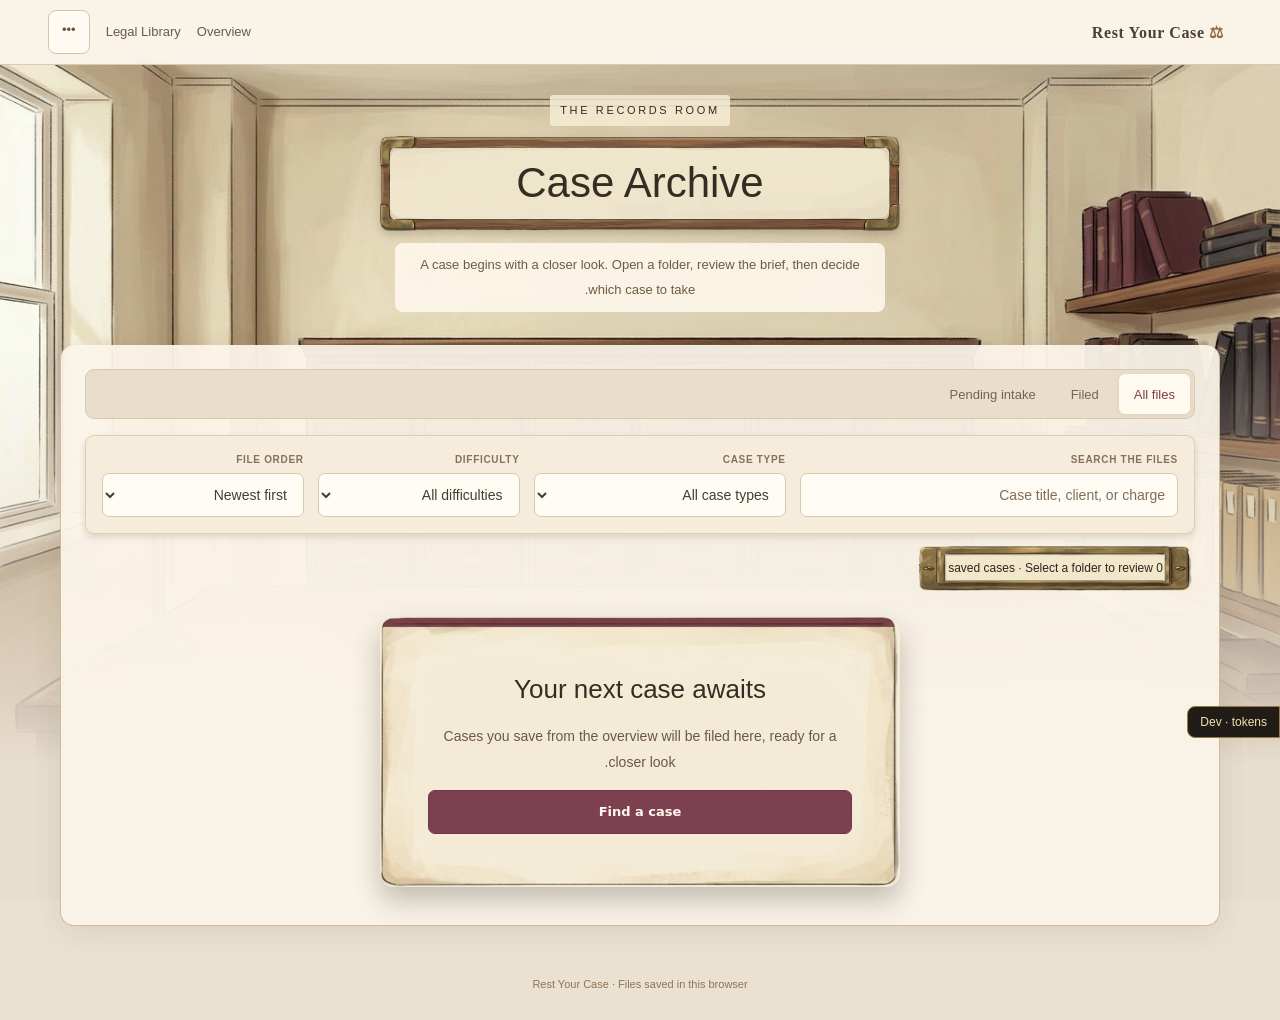
<file: shelf.html>
<!-- File name: shelf.html -->
<!DOCTYPE html>
<html lang="ar" dir="rtl">
<head>
  <link rel="manifest" href="manifest.json" />
  <link rel="icon" type="image/png" sizes="192x192" href="icons/icon-192.png" />
  <link rel="apple-touch-icon" sizes="180x180" href="icons/apple-touch-icon.png" />
  <meta name="theme-color" content="#0B0D10" />
  <meta name="apple-mobile-web-app-capable" content="yes" />
  <meta name="apple-mobile-web-app-title" content="RYC" />

  <meta name="color-scheme" content="only light">
  <meta name="supported-color-schemes" content="light">
  <meta charset="UTF-8">
  <meta name="viewport" content="width=device-width, initial-scale=1">
  <title>Case Archive | Rest Your Case</title>
  <style>
    :root { color-scheme: light; --ink: #30241d; --muted: #6c5745; --cream: #faf2de; --burgundy: #682f3d; --gold: #c6a970; --wood: #493325; --line: #bd9c71; --shadow: 0 14px 28px #21170d40; }
    * { box-sizing: border-box; }
    [hidden] { display: none !important; }
    body { margin: 0; color: var(--ink); background: #77553a; font-family: system-ui, -apple-system, BlinkMacSystemFont, "Segoe UI", sans-serif; line-height: 1.5; }
    button, input, select { font: inherit; color: inherit; }
    button, a, input, select { -webkit-tap-highlight-color: transparent; }
    button, select { cursor: pointer; }
    a { color: inherit; text-underline-offset: .2em; }
    button { border: 0; }
    button:disabled { cursor: not-allowed; opacity: .55; }
    button:focus-visible, a:focus-visible, input:focus-visible, select:focus-visible, summary:focus-visible { outline: 3px solid #773248; outline-offset: 4px; }
    button, a { touch-action: manipulation; }
    h1, h2, h3, p { margin: 0; }
    h1, h2, h3 { font-family: Georgia, "Times New Roman", serif; }
    .scene { position: fixed; inset: 0; background: #d4be9b url('bg_props/archive_room/bg/Archive_LS.jpg') center -130px / cover no-repeat; z-index: -2; }
    .scene::after { content: ''; position: absolute; inset: 0; background: linear-gradient(#fff1d422, transparent 45%, #28190d45); }
    .skip-link { position: fixed; top: -100px; left: 16px; z-index: 20; background: var(--cream); padding: 12px; }
    .skip-link:focus { top: 12px; }
    .topbar { min-height: 62px; padding: 10px clamp(16px, 4vw, 48px); display: flex; align-items: center; justify-content: space-between; gap: 14px; background: #382a20e8; color: #fff3dd; border-bottom: 1px solid #cdb18465; backdrop-filter: blur(8px); }
    .brand { font: 600 16px Georgia, serif; letter-spacing: .04em; text-decoration: none; }
    .brand span { color: #d8bc83; padding-right: 8px; }
    .top-links { display: flex; align-items: center; gap: 18px; font-size: 13px; }
    .top-links > a { text-decoration: none; }
    .top-links > a:hover { text-decoration: underline; }
    .site-menu { position: relative; }
    .site-menu summary { list-style: none; cursor: pointer; padding: 9px 13px; border: 1px solid #cfb38565; border-radius: 5px; min-height: 44px; }
    .site-menu summary::-webkit-details-marker { display: none; }
    .site-menu nav { position: absolute; top: calc(100% + 10px); right: 0; z-index: 8; min-width: 200px; padding: 7px; background: #f8edd5; border: 1px solid var(--line); border-radius: 6px; box-shadow: var(--shadow); color: var(--ink); }
    .site-menu nav a { display: block; padding: 12px; text-decoration: none; border-radius: 3px; }
    .site-menu nav a:hover { background: #e3ceb0; }
    .room-title { display: grid; justify-items: center; align-content: start; min-height: clamp(245px, 34vh, 330px); padding: 28px 20px; text-align: center; }
    .room-title .eyebrow { font-size: 11px; text-transform: uppercase; letter-spacing: .24em; color: #392c20; padding: 5px 10px; background: #f6ebd5d9; border-radius: 3px; }
    .title-plaque { width: min(520px, 95vw); min-height: 95px; margin-top: 10px; display: grid; place-content: center; background: url('bg_props/archive_room/props/plaque.png') center / 100% 100% no-repeat; padding: 20px 40px; filter: drop-shadow(0 4px 5px #22170e35); }
    h1 { font-size: clamp(30px, 5vw, 42px); line-height: 1.2; font-weight: 500; }
    .room-caption { max-width: 540px; margin-top: 12px; padding: 7px 16px; background: #f7eddae8; border-radius: 3px; font-size: 13px; }
    .workbench { width: min(1160px, calc(100% - 48px)); margin: 0 auto 40px; padding: clamp(16px, 3vw, 30px); border: 1px solid #483221; border-top: 6px solid #533726; border-radius: 10px 10px 6px 6px; background: #99724c url('bg_props/archive_room/bg/Desk_LS.jpg') center / cover; box-shadow: 0 16px 50px #24170e65, inset 0 1px #dcbf86; }
    .active-slip { display: flex; align-items: center; justify-content: space-between; gap: 18px; padding: 16px 22px; margin-bottom: 22px; background: #faf0dce8; border-left: 4px solid var(--burgundy); border-radius: 3px; }
    .active-slip strong { display: block; font: 600 17px Georgia, serif; overflow-wrap: anywhere; }
    .active-slip p { font-size: 12px; color: var(--muted); margin-top: 3px; }
    .text-link { font-size: 13px; white-space: nowrap; font-weight: 600; min-height: 44px; display: inline-flex; align-items: center; }
    .collection-tabs { display: flex; gap: 6px; flex-wrap: wrap; }
    .collection-tab { min-height: 48px; padding: 13px 23px; background: url('bg_props/archive_room/props/tab.png') center / 100% 100% no-repeat; font-size: 13px; font-weight: 600; filter: drop-shadow(0 2px 2px #281a1433); }
    .collection-tab[aria-pressed="true"] { color: var(--burgundy); text-decoration: underline; text-underline-offset: 5px; }
    .catalog { display: grid; grid-template-columns: minmax(180px, 1.5fr) minmax(140px, 1fr) minmax(125px, .8fr) minmax(125px, .8fr); gap: 12px; padding: 20px; background: #f6ebd7; border: 1px solid #b49a73; border-radius: 0 5px 5px 5px; box-shadow: 0 3px 7px #251a1222; }
    .catalog label { display: block; font-size: 10px; font-weight: 700; letter-spacing: .1em; text-transform: uppercase; color: var(--muted); margin-bottom: 6px; }
    .catalog input, .catalog select { min-height: 44px; width: 100%; border: 1px solid #bfa77e; background: #fffbf0; border-radius: 3px; padding: 9px 10px; font-size: 14px; }
    .catalog input::placeholder { color: #806e5a; }
    .catalog input { min-width: 0; }
    .results-bar { display: flex; justify-content: space-between; gap: 12px; align-items: center; padding: 12px 3px; color: #fff7e5; text-shadow: 0 1px 2px #24170e; font-size: 12px; }
    .results-bar p { background: #f5ecd5; border: 1px solid transparent; border-image: url('bg_props/archive_room/props/label.png') 38 100 38 100 fill / 8px 25px 8px 25px / 0 stretch; padding: 10px 28px; color: var(--ink); text-shadow: none; border-radius: 3px; }
    .clear-filters { padding: 8px 10px; min-height: 44px; background: #f7eedc; color: var(--ink); border-radius: 3px; font-size: 12px; text-shadow: none; }
    .case-grid { display: grid; grid-template-columns: repeat(3, minmax(0, 1fr)); gap: 20px; align-items: start; }
    .case-folder { display: flex; flex-direction: column; align-items: stretch; position: relative; width: 100%; aspect-ratio: 982 / 769; min-height: 270px; padding: 15% 10% 10%; text-align: left; background: transparent; filter: drop-shadow(0 9px 8px #21170d45); transition: transform .16s ease, filter .16s ease; }
    .case-folder::before { content: ''; position: absolute; inset: 0; background: #eddbb8; border-radius: 10px; z-index: -2; }
    .case-folder .folder-art { position: absolute; inset: 0; width: 100%; height: 100%; z-index: -1; pointer-events: none; }
    .case-folder:hover { transform: translateY(-4px); filter: drop-shadow(0 14px 9px #21170d55); }
    .case-folder .file-label { position: absolute; right: 8%; top: 3.4%; width: 23%; text-align: center; font-size: 9px; text-transform: uppercase; letter-spacing: .04em; font-weight: 700; overflow: hidden; white-space: nowrap; }
    .case-folder .clip-art { position: absolute; width: 15px; height: 53px; object-fit: contain; top: 1%; left: 5%; pointer-events: none; }
    .folder-genre { font-size: 9px; line-height: 1.3; color: var(--burgundy); text-transform: uppercase; letter-spacing: .08em; font-weight: 700; display: -webkit-box; -webkit-line-clamp: 1; -webkit-box-orient: vertical; overflow: hidden; }
    .folder-title { font-family: Georgia, serif; font-size: clamp(18px, 2vw, 22px); font-weight: 600; line-height: 1.25; margin: 8px 0; display: -webkit-box; -webkit-line-clamp: 2; -webkit-box-orient: vertical; overflow: hidden; overflow-wrap: anywhere; }
    .folder-client { font-size: 12px; margin-bottom: 7px; display: block; white-space: nowrap; overflow: hidden; text-overflow: ellipsis; }
    .folder-charge { font-size: 12px; line-height: 1.45; color: #5c4736; display: -webkit-box; -webkit-line-clamp: 2; -webkit-box-orient: vertical; overflow: hidden; }
    .folder-meta { display: flex; justify-content: space-between; gap: 5px; margin-top: auto; padding-top: 10px; border-top: 1px solid #b3976a88; font-size: 10px; color: #5c4736; }
    .empty-card { max-width: 520px; min-height: 270px; margin: 14px auto; padding: 42px 48px; text-align: center; background: #f5ecd7 url('bg_props/archive_room/props/card.png') center / 100% 100% no-repeat; border-radius: 14px; box-shadow: var(--shadow); display: grid; align-content: center; gap: 14px; }
    .empty-card h2 { font-size: 26px; font-weight: 500; }
    .empty-card p { color: var(--muted); font-size: 14px; }
    .primary, .secondary { display: inline-flex; align-items: center; justify-content: center; gap: 8px; min-height: 44px; padding: 11px 18px; border-radius: 4px; text-decoration: none; font-size: 13px; font-weight: 600; }
    .primary { color: #fff7e7; background: var(--burgundy); border: 1px solid #4b202e; box-shadow: 0 2px 3px #22170f33; }
    .primary:hover { background: #512432; }
    .secondary { background: #f6ebd3; border: 1px solid #a88c65; }
    .secondary:hover { background: #ecdab9; }
    .storage-warning { background: #fff4de; border: 1px solid #8c5439; padding: 16px; border-radius: 4px; margin-bottom: 16px; font-size: 13px; }
    .storage-warning strong { display: block; margin-bottom: 5px; }
    footer { padding: 10px 20px 28px; text-align: center; font-size: 11px; color: #fff1d7; text-shadow: 0 1px 2px #251b15; }
    dialog { padding: 0; color: var(--ink); border: 0; max-width: none; }
    dialog::backdrop { background: #21170eb8; backdrop-filter: blur(5px); }
    .dossier-dialog { width: 100%; height: 100dvh; max-height: none; margin: 0; background: #856344 url('bg_props/archive_room/bg/Desk_LS.jpg') center / cover; }
    .dossier-dialog[open] { display: flex; flex-direction: column; animation: room-in .22s ease; }
    .dossier-toolbar { display: flex; align-items: center; justify-content: space-between; gap: 14px; padding: 14px 24px; background: #382a20e8; color: #fff0d8; min-height: 76px; }
    .dossier-toolbar .secondary { color: var(--ink); }
    .dossier-toolbar .primary { background: #75384b; }
    .dossier-counter { font-size: 12px; }
    .dossier-tools { display: flex; align-items: center; gap: 10px; }
    .dossier-tabs { display: none; justify-content: center; gap: 8px; padding: 10px; }
    .dossier-stage { display: grid; place-items: center; min-height: 0; flex: 1; padding: 16px; }
    .dossier-art { position: relative; width: min(1100px, calc((100dvh - 135px) * 1.63), 100%); aspect-ratio: 1151 / 706; background: url('bg_props/archive_room/props/spread.png') center / 100% 100% no-repeat; filter: drop-shadow(0 14px 15px #281a1460); }
    .dossier-page { position: absolute; top: 10%; bottom: 10%; width: 36.5%; overflow: auto; overscroll-behavior: contain; scrollbar-width: thin; scrollbar-color: #a68b60 transparent; padding-right: 8px; overflow-wrap: anywhere; }
    .page-brief { left: 8%; }
    .page-evidence { right: 8%; }
    .page-kicker { font-size: 10px; text-transform: uppercase; letter-spacing: .12em; color: var(--burgundy); font-weight: 700; }
    .dossier-page h2 { font-size: clamp(23px, 2.5vw, 30px); line-height: 1.2; font-weight: 500; margin: 10px 0 18px; }
    .dossier-page h3 { font-size: 19px; margin: 22px 0 9px; font-weight: 600; }
    .dossier-page p, .dossier-page li { font-size: 14px; line-height: 1.7; white-space: pre-line; }
    .case-facts { display: grid; grid-template-columns: 1fr 1fr; gap: 12px 18px; margin: 0 0 20px; }
    .case-facts dt { font-size: 9px; text-transform: uppercase; letter-spacing: .08em; color: var(--muted); font-weight: 700; }
    .case-facts dd { margin: 4px 0 0; font-size: 13px; line-height: 1.5; }
    .case-facts .wide { grid-column: 1 / -1; }
    .exhibit { margin: 14px 0; padding: 12px 0; border-top: 1px solid #b99e7355; }
    .exhibit h3 { margin: 4px 0 8px; font-size: 17px; }
    .exhibit-tag { font-size: 10px; color: var(--burgundy); font-weight: 700; letter-spacing: .05em; }
    .dossier-tip { padding: 8px 20px 14px; text-align: center; color: #fff0d8; font-size: 11px; }
    .confirm-dialog { width: min(420px, calc(100vw - 30px)); max-height: calc(100dvh - 32px); padding: 45px 36px 35px; border-radius: 5px; background: #f5eed9; border-image: url('bg_props/archive_room/props/conf.png') 60 40 40 40 fill / 28px 20px 20px 20px / 0 stretch; box-shadow: var(--shadow); overflow: auto; }
    .confirm-dialog h2 { font-size: 26px; font-weight: 500; margin-bottom: 14px; }
    .confirm-dialog p { font-size: 14px; margin-bottom: 12px; overflow-wrap: anywhere; }
    .confirm-dialog .confirmation-title { font-family: Georgia, serif; font-size: 19px; }
    .confirm-actions { display: flex; justify-content: flex-end; flex-wrap: wrap; gap: 8px; margin-top: 24px; }
    .error-message { color: #8a263c; }
    .sr-only { position: absolute; width: 1px; height: 1px; padding: 0; margin: -1px; overflow: hidden; clip: rect(0,0,0,0); white-space: nowrap; border: 0; }
    @keyframes room-in { from { opacity: 0; } to { opacity: 1; } }
    @media (max-width: 1050px) { .case-grid { grid-template-columns: repeat(2, minmax(0, 1fr)); } .catalog { grid-template-columns: 1.5fr 1fr; } }
    @media (max-width: 900px), (max-height: 540px) {
      .dossier-toolbar { padding: 10px 14px; min-height: 66px; }
      .dossier-counter { display: none; }
      .dossier-tabs { display: flex; }
      .dossier-stage { padding: 2px 12px 8px; }
      .dossier-art { width: min(550px, 100%); height: 100%; min-height: 140px; aspect-ratio: auto; background: #f8efda; border-image: url('bg_props/archive_room/props/page.png') 80 50 50 50 fill / 42px 24px 24px 24px / 0 stretch; }
      .dossier-page { left: 9%; right: 9%; top: 9%; bottom: 7%; width: auto; padding-right: 5px; }
      .dossier-page:not(.is-current) { display: none; }
      .dossier-tip { padding-bottom: 9px; }
    }
    @media (max-width: 620px) {
      .topbar { padding: 8px 14px; }
      .top-links > a { display: none; }
      .brand { font-size: 15px; }
      .scene { background-image: url('bg_props/archive_room/bg/Archive_PT.jpg'); background-size: auto 680px; background-position: center -110px; }
      .room-title { min-height: 265px; padding: 24px 16px; }
      .title-plaque { min-height: 77px; padding: 17px 28px; }
      .room-caption { font-size: 12px; max-width: 340px; }
      .workbench { width: calc(100% - 18px); padding: 14px 12px; margin-bottom: 20px; }
      .collection-tab { font-size: 12px; padding-inline: 16px; }
      .catalog { padding: 14px; gap: 10px; grid-template-columns: repeat(2, minmax(0, 1fr)); }
      .search-field { grid-column: 1 / -1; }
      .genre-field { grid-column: 1 / -1; }
      .case-grid { grid-template-columns: minmax(0, 1fr); gap: 16px; }
      .case-folder { width: min(400px, 100%); justify-self: center; min-height: 265px; }
      .folder-title { font-size: 23px; }
      .folder-charge, .folder-client { font-size: 13px; }
      .folder-meta { font-size: 11px; }
      .folder-genre { font-size: 10px; }
      .case-folder .file-label { font-size: 10px; }
      .empty-card { padding: 35px 28px; }
      .active-slip { padding: 12px 14px; gap: 12px; }
      .active-slip strong { font-size: 15px; }
      .active-slip .text-link { white-space: normal; min-width: 66px; }
      .dossier-toolbar .primary, .dossier-toolbar .secondary { font-size: 12px; padding: 9px 12px; }
      .dossier-page h2 { font-size: 25px; }
      .case-facts { gap: 10px; }
    }
    @media (orientation: portrait) { .scene { background-image: url('bg_props/archive_room/bg/Archive_PT.jpg'); } }
    @media (orientation: landscape) { .scene { background-image: url('bg_props/archive_room/bg/Archive_LS.jpg'); background-size: cover; background-position: center -130px; } }
    @media (prefers-reduced-motion: reduce) { *, *::before, *::after { animation: none !important; transition: none !important; } .case-folder:hover { transform: none; } }
  </style>
<link rel="stylesheet" href="archive-interface.css?v=5">
  <link rel="stylesheet" href="ryc-i18n.css?v=ar-1" />
</head>
<body>
  <a class="skip-link" href="#catalog">Skip to case files</a>
  <div class="scene" aria-hidden="true"></div>
  <header class="topbar">
    <a class="brand" href="index.html"><span aria-hidden="true">⚖</span> Rest Your Case</a>
    <div class="top-links">
      <a href="index.html">Overview</a><a href="library.html">Legal Library</a>
      <details class="site-menu" id="site-menu">
        <summary aria-label="Site navigation">•••</summary>
        <nav aria-label="Site navigation">
          <a href="index.html">Overview</a>
          <a href="game.html#terminal" id="menu-resume" hidden>Resume trial</a>
          <a href="game.html#notebook">Notebook</a>
          <a href="shelf.html" aria-current="page">Case Archive</a>
          <a href="library.html">Legal Library</a>
          <a href="info.html#howtoplay">How to Play</a>
          <a href="info.html#setup">Setup &amp; API Key</a>
        </nav>
      </details>
    </div>
  </header>
  <main>
    <div class="room-title">
      <p class="eyebrow">The records room</p>
      <div class="title-plaque"><h1>Case Archive</h1></div>
      <p class="room-caption">A case begins with a closer look. Open a folder, review the brief, then decide which case to take.</p>
    </div>
    <section class="workbench" aria-label="Case collection">
      <div id="storage-warning" class="storage-warning" role="alert" hidden></div>
      <aside id="active-slip" class="active-slip" aria-label="Current trial" hidden>
        <div><strong id="active-title"></strong><p id="active-phase"></p></div>
        <div class="active-actions"><a id="active-resume" class="text-link" href="game.html#terminal">Resume trial</a><button id="purge-current-case" class="purge-current" type="button">Purge case</button></div>
      </aside>
      <div class="collection-tabs" role="group" aria-label="File collection">
        <button class="collection-tab" type="button" data-collection="all" aria-pressed="true">All files</button>
        <button class="collection-tab" type="button" data-collection="shelf" aria-pressed="false">Filed</button>
        <button class="collection-tab" type="button" data-collection="pending" aria-pressed="false">Pending intake</button>
      </div>
      <form class="catalog" id="catalog" role="search" aria-label="Find a case">
        <div class="search-field"><label for="search">Search the files</label><input id="search" type="search" placeholder="Case title, client, or charge" autocomplete="off"></div>
        <div class="genre-field"><label for="genre">Case type</label><select id="genre"><option value="all">All case types</option></select></div>
        <div><label for="difficulty">Difficulty</label><select id="difficulty"><option value="all">All difficulties</option><option value="Sandbox">Sandbox</option><option value="Easy">Easy</option><option value="Normal">Normal</option><option value="Hard">Hard</option></select></div>
        <div><label for="sort">File order</label><select id="sort"><option value="newest">Newest first</option><option value="oldest">Oldest first</option><option value="title">Title A–Z</option></select></div>
      </form>
      <div class="results-bar"><p id="results-count" role="status" aria-live="polite">Opening the archive…</p><button class="clear-filters" id="clear-filters" type="button" hidden>Clear filters</button></div>
      <div class="case-grid" id="case-grid" aria-label="Saved case folders"></div>
      <div class="empty-card" id="empty-card" hidden><h2 id="empty-title"></h2><p id="empty-description"></p><a class="primary" id="find-case" href="index.html">Find a case</a><button class="secondary" id="empty-clear" type="button" hidden>Clear filters</button></div>
      <noscript><div class="empty-card"><h2>Open the archive</h2><p>Enable JavaScript to read the saved case files in this browser.</p><a class="primary" href="index.html">Return to overview</a></div></noscript>
    </section>
  </main>
  <footer>Rest Your Case · Files saved in this browser</footer>
  <dialog class="dossier-dialog" id="dossier" aria-labelledby="case-title">
    <div class="dossier-toolbar">
      <button class="secondary" id="close-dossier" type="button" autofocus>← Archive</button>
      <p class="dossier-counter" id="dossier-counter"></p>
      <div class="dossier-tools"><button class="primary" id="accept-case" type="button">Accept case →</button></div>
    </div>
    <div class="dossier-tabs" role="group" aria-label="Dossier pages"><button class="collection-tab" id="brief-tab" type="button" aria-pressed="true" aria-controls="page-brief">Case brief</button><button class="collection-tab" id="evidence-tab" type="button" aria-pressed="false" aria-controls="page-evidence">Evidence</button></div>
    <div class="dossier-stage"><div class="dossier-art">
      <section class="dossier-page page-brief is-current" id="page-brief" aria-label="Case brief" tabindex="0">
        <p class="page-kicker" id="case-genre"></p><h2 id="case-title"></h2>
        <dl class="case-facts" id="case-facts"></dl>
        <h3>The allegation</h3><p id="case-summary"></p>
        <p class="error-message" id="case-unavailable" hidden></p>
      </section>
      <section class="dossier-page page-evidence" id="page-evidence" aria-label="Initial evidence" tabindex="0">
        <p class="page-kicker">Discovery preview</p><h2>Initial exhibits</h2>
        <p>Review what is in the file. Listing an exhibit here does not make it admitted evidence.</p>
        <div id="exhibit-list"></div>
      </section>
    </div></div>
    <p class="dossier-tip">Reviewing a file uses no action points. Accepting it starts a new trial.</p>
  </dialog>
  <dialog class="confirm-dialog" id="accept-confirmation" aria-labelledby="confirm-heading">
    <h2 id="confirm-heading">Take this case?</h2><p class="confirmation-title" id="confirm-title"></p><p>You will begin with client intake. The case will move from this collection into your current trial.</p>
    <p id="confirm-error" class="error-message" role="alert" hidden></p>
    <div class="confirm-actions"><button class="secondary" id="cancel-accept" type="button" autofocus>Keep reviewing</button><button class="primary" id="confirm-accept" type="button">Begin trial →</button></div>
  </dialog>
  <dialog id="purge-current-dialog" class="confirm-dialog" aria-labelledby="purge-current-title"><h2 id="purge-current-title">Purge current case?</h2><p>This removes the active trial, its notes and conversations. Your archived files and API key stay available.</p><label for="purge-current-input">Type CONFIRM to purge</label><input id="purge-current-input" autocomplete="off" spellcheck="false"><p id="purge-current-error" class="error-message" role="alert" hidden></p><div class="confirm-actions"><button id="purge-current-cancel" class="secondary" type="button">Cancel</button><button id="purge-current-confirm" class="primary" type="button">Purge case</button></div></dialog>
  <script src="standard-support.js?v=mix-1-2-v1"></script>
  <script src="game-state.js?v=standard-review-1"></script>
  <!-- Use the existing case broker; archive browsing makes no AI requests. -->
  <script src="cases.js?v=mix-1-2-v1"></script>
  <script>
  (() => {
    'use strict';
    const $ = id => document.getElementById(id);
    const keys = { shelf: 'ryc_shelf_cases', pending: 'ryc_pending_cases', active: 'rest_your_case_state' };
    const state = { activeRaw:null, purgeRaw:null, purging:false, records: [], visible: [], selected: null, collection: 'all', problems: [], active: null, opener: null, starting: false };
    const normalize = value => String(value ?? '').normalize('NFKD').replace(/[\u0300-\u036f]/g, '').toLowerCase().replace(/[\u064B-\u065F\u0670\u0640]/g,'').replace(/[أإآ]/g,'ا').replace(/ى/g,'ي').replace(/[^\p{L}\p{N}]+/gu, ' ').trim();
    const text = (value, fallback = 'Not provided') => typeof value === 'string' && value.trim() ? value.trim() : fallback;
    const formatDate = value => {
      const number = typeof value === 'number' ? value : Number(value);
      if (!Number.isFinite(number) || number <= 0) return 'Date unavailable';
      try { return new Intl.DateTimeFormat(RYCI18n.locale(), { year: 'numeric', month: 'short', day: 'numeric' }).format(new Date(number)); } catch (_) { return 'Date unavailable'; }
    };
    function readArray(key) {
      const raw = localStorage.getItem(key);
      if (!raw) return [];
      const parsed = JSON.parse(raw);
      if (!Array.isArray(parsed)) throw new Error('The saved collection has an unexpected format.');
      return parsed;
    }
    function readActive() {
      const raw = localStorage.getItem(keys.active);state.activeRaw=raw;
      if (!raw) return null;
      const active = JSON.parse(raw);
      if (!active || typeof active !== 'object' || Array.isArray(active)) throw new Error('The current trial has an unexpected format.');
      return active;
    }
    function canStart(c) { return !!c&&typeof c.id==='string'&&!!c.id&&!RYCState.seedError(RYCState.repairOccupationRecord(c)); }
    function recordView(c, source, index) {
      return { raw: c, source, key: `${source}:${index}`, title: text(c.scout?.caseTitle, 'Untitled case'), client: text(c.seed?.roster?.client?.name), charge: text(c.seed?.charge?.charge), genre: text(c.seed?.meta?.genre_name, 'Unclassified'), difficulty: text(c.difficulty, 'Normal'), date: formatDate(c.timestamp), timestamp: Number(c.timestamp) || 0, complexity: c.seed?.meta?.complexity };
    }
    function showProblems() {
      const warning = $('storage-warning');
      warning.replaceChildren();
      warning.hidden = state.problems.length === 0;
      if (!warning.hidden) {
        const title = document.createElement('strong'); title.textContent = 'Some saved information could not be opened';
        const explanation = document.createElement('p'); explanation.textContent = state.problems.join(' ') + ' Your saved data has not been changed. Case acceptance is unavailable until the files can be read.';
        warning.append(title, explanation);
      }
    }
    function loadRecords() {
      state.records = []; state.problems = []; state.active = null;
      const seen = new Set();
      for (const source of ['shelf', 'pending']) {
        try {
          const records = readArray(keys[source]);
          records.forEach((c, index) => {
            if (!c || typeof c !== 'object' || Array.isArray(c)) { state.problems.push('A saved case entry is not readable.'); return; }
            if (typeof c.id === 'string' && c.id) { if (seen.has(c.id)) return; seen.add(c.id); }
            state.records.push(recordView(c, source, index));
          });
        } catch (_) { state.problems.push(`${source === 'shelf' ? 'Filed cases' : 'Pending intake'} could not be read from this browser.`); }
      }
      try { state.active = readActive(); } catch (_) { state.problems.push('The current trial could not be read.'); }
      const active = state.active?.hasActiveCase;
      $('active-slip').hidden = !active;
      $('menu-resume').hidden = !active;
      if(active){const trial=RYCArchiveTrial.describe(state.active);$('active-title').textContent=trial.title;$('active-phase').textContent=trial.phase;$('active-resume').textContent=trial.action;}
      const previousGenre = $('genre').value;
      $('genre').replaceChildren(new Option('All case types', 'all'));
      [...new Set(state.records.map(r => r.genre))].sort((a,b) => a.localeCompare(b)).forEach(genre => $('genre').add(new Option(genre, genre)));
      if ([...$('genre').options].some(o => o.value === previousGenre)) $('genre').value = previousGenre;
      showProblems(); render();
      if ($('dossier').open && state.selected) {
        const matching = state.records.find(r => r.raw.id && r.raw.id === state.selected.raw.id);
        if (matching) { state.selected = matching; fillDossier(); }
        else { $('dossier').close(); state.selected = null; }
      }
    }
    function makeFolder(record) {
      const folder = document.createElement('button'); folder.type = 'button'; folder.className = 'case-folder';
      folder.setAttribute('aria-label', `Review ${record.title}, client ${record.client}, ${record.charge}`);
      const image = document.createElement('img'); image.className = 'folder-art'; image.src = 'bg_props/archive_room/props/folder.png'; image.alt = ''; image.setAttribute('aria-hidden', 'true');
      const clip = document.createElement('img'); clip.className = 'clip-art'; clip.src = 'bg_props/archive_room/props/clip.png'; clip.alt = ''; clip.setAttribute('aria-hidden', 'true');
      folder.append(image, clip);
      for (const [className, content] of [['file-label', record.source === 'shelf' ? 'Filed' : 'Intake'], ['folder-genre',record.genre], ['folder-title',record.title], ['folder-client',record.client], ['folder-charge',record.charge]]) {
        const span = document.createElement('span'); span.className = className; span.textContent = content; folder.append(span);
      }
      const meta = document.createElement('span'); meta.className = 'folder-meta';
      const difficulty = document.createElement('span'); difficulty.textContent = record.difficulty;
      const date = document.createElement('span'); date.textContent = record.date;
      meta.append(difficulty, date); folder.append(meta);
      folder.addEventListener('click', () => openDossier(record, folder));
      return folder;
    }
    function render() {
      const terms = normalize($('search').value).split(' ').filter(Boolean);
      const genre = $('genre').value, difficulty = $('difficulty').value;
      state.visible = state.records.filter(r => (state.collection === 'all' || r.source === state.collection) && (genre === 'all' || r.genre === genre) && (difficulty === 'all' || r.difficulty === difficulty) && terms.every(term => normalize(`${r.title} ${r.client} ${r.charge} ${r.genre} ${RYCI18n.t(r.charge)} ${RYCI18n.t(r.genre)}`).includes(term)));
      const order = $('sort').value;
      state.visible.sort((a,b) => order === 'title' ? a.title.localeCompare(b.title) : order === 'oldest' ? a.timestamp - b.timestamp : b.timestamp - a.timestamp);
      const fragment = document.createDocumentFragment(); state.visible.forEach(r => fragment.append(makeFolder(r))); $('case-grid').replaceChildren(fragment);
      const filtered = terms.length || genre !== 'all' || difficulty !== 'all' || state.collection !== 'all';
      $('results-count').textContent = filtered ? `${state.visible.length} of ${state.records.length} files shown` : `${state.records.length} saved ${state.records.length === 1 ? 'case' : 'cases'} · Select a folder to review`;
      $('clear-filters').hidden = !filtered;
      $('empty-card').hidden = state.visible.length !== 0;
      $('empty-clear').hidden = !filtered;
      $('find-case').hidden = !!filtered || state.problems.length > 0;
      $('empty-title').textContent = state.problems.length && !state.records.length ? 'Files unavailable' : filtered ? 'No matching files' : 'Your next case awaits';
      $('empty-description').textContent = state.problems.length && !state.records.length ? 'The archive could not read your saved collection. See the notice above.' : filtered ? 'Try another search or clear the filters to browse the whole collection.' : 'Cases you save from the overview will be filed here, ready for a closer look.';
      document.querySelectorAll('[data-collection]').forEach(button => button.setAttribute('aria-pressed', String(button.dataset.collection === state.collection)));
    }
    function clearFilters() { state.collection = 'all'; $('search').value = ''; $('genre').value = 'all'; $('difficulty').value = 'all'; render(); $('search').focus(); }
    function appendFact(label, value, wide = false) {
      const field = document.createElement('div'); if (wide) field.className = 'wide';
      const dt = document.createElement('dt'); dt.textContent = label;
      const dd = document.createElement('dd'); dd.textContent = value;
      field.append(dt, dd); $('case-facts').append(field);
    }
    function fillDossier() {
      const r = state.selected, c = r.raw;
      $('case-title').textContent = r.title; $('case-genre').textContent = r.genre;
      $('case-facts').replaceChildren();
      appendFact('Client',RYCStandard.nameLabel({activeCaseSeed:c},r.client)); appendFact('Occupation', RYCState.occupationLabel(RYCState.recordOccupation(r.raw))); appendFact('Difficulty', r.difficulty);
      appendFact('Charge', r.charge, true); appendFact('Judge',RYCStandard.nameLabel({activeCaseSeed:c},text(c.seed?.roster?.judge?.name))); appendFact('Prosecutor',RYCStandard.nameLabel({activeCaseSeed:c},text(c.seed?.roster?.da?.name)));
      if (Number.isFinite(Number(r.complexity)) && Number(r.complexity) > 0) appendFact('Complexity', `${r.complexity} / 5`);
      if(c.seed?.roster?.victim)appendFact('Victim',RYCStandard.nameLabel({activeCaseSeed:c},c.seed.roster.victim.name));
      appendFact('Created',r.date);
      $('case-summary').textContent = text(c.scout?.crimeSummary,'No allegation summary has been saved for this file.');
      $('exhibit-list').replaceChildren();
      const exhibits = Array.isArray(c.scout?.starterExhibits) ? c.scout.starterExhibits : [];
      if (!exhibits.length) { const p = document.createElement('p'); p.textContent = 'No initial exhibits are listed in this file.'; p.style.marginTop = '18px'; $('exhibit-list').append(p); }
      exhibits.forEach(exhibit => {
        if (!exhibit || typeof exhibit !== 'object') return;
        const article = document.createElement('article'); article.className = 'exhibit';
        const tag = document.createElement('p'); tag.className = 'exhibit-tag'; tag.textContent = [text(exhibit.id,''),text(exhibit.type,'')].filter(Boolean).join(' · ');
        const title = document.createElement('h3'); title.textContent = text(exhibit.name,'Unnamed exhibit');
        const details = document.createElement('p'); details.textContent = text(exhibit.details, text(exhibit.description,'No additional description is available.'));
        article.append(tag, title, details); $('exhibit-list').append(article);
      });
      const ready = canStart(c) && state.problems.length === 0 && typeof startTrialWithCase === 'function';
      $('accept-case').disabled = !ready;
      $('case-unavailable').hidden = ready;
      $('case-unavailable').textContent = state.problems.length ? 'Resolve the archive notice before accepting a case.' : typeof startTrialWithCase !== 'function' ? 'The trial controls are unavailable. Reload the page and try again.' : 'This file is missing information needed to begin a trial. You can still review what is available.';
      const index = state.visible.findIndex(v => v.raw === c);
      $('dossier-counter').textContent = index >= 0 ? `File ${index + 1} of ${state.visible.length}` : 'Case file';
    }
    function selectPage(page) {
      $('page-brief').classList.toggle('is-current', page === 'brief'); $('page-evidence').classList.toggle('is-current', page === 'evidence');
      $('brief-tab').setAttribute('aria-pressed',String(page === 'brief')); $('evidence-tab').setAttribute('aria-pressed',String(page === 'evidence'));
    }
    function openDossier(record, opener, addHistory = true) {
      state.selected = record; state.opener = opener; fillDossier(); selectPage('brief');
      $('page-brief').scrollTop = 0; $('page-evidence').scrollTop = 0;
      $('dossier').showModal(); document.body.style.overflow = 'hidden';
      if (addHistory && typeof record.raw.id === 'string' && record.raw.id) history.pushState({ archiveDossier: true }, '', '#case=' + encodeURIComponent(record.raw.id));
    }
    async function startSelected() {
      if (state.starting || !state.selected) return;
      const c = state.selected.raw;
      try {
        // Re-read storage before a mutation, including changes made in another tab.
        const saved = [...readArray(keys.shelf), ...readArray(keys.pending)];
        const current = saved.find(item => item && item.id === c.id);
        if (!current) throw new Error('This case is no longer in the archive. Close the file and refresh the collection.');
        if (!canStart(current)) throw new Error('This case does not contain all information needed to begin a trial.');
        readActive();
        state.starting = true;
        // Existing broker owns its active-trial confirmation, state setup, and redirect.
        await startTrialWithCase(current);
        state.starting = false;
        if ($('accept-confirmation').open) $('accept-confirmation').close();
      } catch (error) {
        state.starting = false;
        if (!$('accept-confirmation').open) $('accept-confirmation').showModal();
        $('confirm-error').textContent = error.message || 'The trial could not be started.'; $('confirm-error').hidden = false;
      }
    }
    $('catalog').addEventListener('submit', event => event.preventDefault());
    $('search').addEventListener('input', render);
    for (const id of ['genre','difficulty','sort']) $(id).addEventListener('change',render);
    document.querySelectorAll('[data-collection]').forEach(button => button.addEventListener('click', () => { state.collection = button.dataset.collection; render(); }));
    $('clear-filters').addEventListener('click',clearFilters); $('empty-clear').addEventListener('click',clearFilters);
    $('close-dossier').addEventListener('click', () => $('dossier').close());
    $('dossier').addEventListener('close', () => { if ($('accept-confirmation').open) $('accept-confirmation').close(); document.body.style.overflow = ''; if (state.opener?.isConnected) state.opener.focus();
      if (history.state?.archiveDossier) history.back();
      else if (location.hash.startsWith('#case=')) history.replaceState(null, '', location.pathname + location.search);
    });
    $('brief-tab').addEventListener('click', () => selectPage('brief')); $('evidence-tab').addEventListener('click', () => selectPage('evidence'));
    $('accept-case').addEventListener('click', () => {
      if (!state.selected || $('accept-case').disabled) return;
      $('confirm-title').textContent = state.selected.title; $('confirm-error').hidden = true;
      try {
        if (readActive()?.hasActiveCase) { startSelected(); return; }
        $('accept-confirmation').showModal();
      } catch (_) { $('confirm-error').textContent = 'The current trial could not be read. Reload the archive before accepting a case.'; $('confirm-error').hidden = false; $('accept-confirmation').showModal(); }
    });
    $('cancel-accept').addEventListener('click', () => $('accept-confirmation').close());
    $('confirm-accept').addEventListener('click',startSelected);
    $('purge-current-case').addEventListener('click',()=>{
      state.purgeRaw=state.activeRaw;
      $('purge-current-input').value='';$('purge-current-error').hidden=true;
      $('purge-current-dialog').showModal();$('purge-current-input').focus();
    });
    $('purge-current-cancel').addEventListener('click',()=>$('purge-current-dialog').close());
    $('purge-current-confirm').addEventListener('click',async()=>{
      if(state.purging)return;
      if($('purge-current-input').value!=='CONFIRM'){$('purge-current-error').textContent='Type CONFIRM to continue.';$('purge-current-error').hidden=false;return;}
      state.purging=true;$('purge-current-confirm').disabled=true;
      try{await RYCArchiveTrial.purge(state.purgeRaw);$('purge-current-dialog').close();loadRecords();}
      catch(error){$('purge-current-error').textContent='Could not purge the case: '+error.message;$('purge-current-error').hidden=false;}
      finally{state.purging=false;$('purge-current-confirm').disabled=false;}
    });
    window.addEventListener('scroll',()=>{$('site-menu').open=false;},{passive:true});
    document.addEventListener('click', event => { const menu = $('site-menu'); if (menu.open && !menu.contains(event.target)) menu.open = false; });
    document.addEventListener('keydown',event => { if (event.key === 'Escape') $('site-menu').open = false; });
    window.addEventListener('storage', event => { if (Object.values(keys).includes(event.key) || event.key === null) loadRecords(); });
    window.addEventListener('pageshow',event => { if (event.persisted) loadRecords(); });
    function followCaseLink() {
      let id;
      try { id = location.hash.startsWith('#case=') ? decodeURIComponent(location.hash.slice(6)) : ''; } catch (_) { id = ''; }
      const record = state.records.find(r => r.raw.id === id);
      if (record) {
        if ($('dossier').open) { state.selected = record; fillDossier(); }
        else openDossier(record, null, false);
      } else if ($('dossier').open) $('dossier').close();
    }
    window.addEventListener('popstate', followCaseLink);
    loadRecords();
    followCaseLink();
  })();
  </script>

  <button id="token-toggle" class="token-toggle" type="button" aria-controls="token-panel" aria-expanded="false">Dev · tokens</button>
  <aside id="token-panel" class="token-panel" aria-labelledby="token-title" hidden>
    <header><strong id="token-title">AI token usage</strong><button id="token-close" type="button" aria-label="Close token meter">Close ×</button></header>
    <div id="token-counts" aria-live="polite"></div>
    <p>Measured Gemini usage across Scout, court and consultations, including cascade attempts. Output includes reported thinking. Exact repeats mean identical full model input for the same model; this is separate from provider caching and does not imply a discount. Missing usage is unknown, never an estimate. Counts are for this browser since reset.</p>
    <button id="token-reset" type="button">Reset meter</button> <button type="button" class="ryc-log-button" data-token-log>log</button>
  </aside>
</body>
</html>
</file>
<file: archive-interface.css>
/* Archive controls follow the same paper-and-ink UI as the rooms. */
:root{color-scheme:only light}
body{background:#ebe1d1;color:#342d24}
.scene{background-position:center 62px;background-size:100% auto;background-repeat:no-repeat;background-image:url('bg_props/archive_room/bg/Archive_LS.jpg');background-color:#e3d2b9}
.scene::after{background:linear-gradient(#fff2d714,transparent 38%,#e8dece 85%)}
.topbar{position:sticky;top:0;z-index:40;background:#faf5ebeF;color:#4d402f;border-bottom:1px solid #d7c9b3;min-height:62px;backdrop-filter:blur(8px)}
.brand span{color:#8c6b3e}.top-links{gap:16px;color:#6c5b46}
.site-menu summary{border-color:#d4c4a9;background:#fffbf2;color:#6c5238;border-radius:8px}
.site-menu nav{min-width:220px;width:min(260px,calc(100vw - 28px));border-color:#d6c8b1;border-radius:10px;background:#fffbf3;color:#4b3d2c;box-shadow:0 12px 30px #40312321;max-height:calc(100svh - 85px);overflow:auto}
.site-menu nav a{font-size:13px;padding:11px 13px;min-height:42px}.site-menu nav a:hover{background:#eee2cb}
.room-title{min-height:280px;padding:30px 16px 24px}
.room-caption{background:#fff9eddc;color:#6e5b43;border-radius:8px;text-shadow:none;max-width:490px;padding:10px 18px;font-size:13px}
.workbench{background:#fbf5e9ef;border:1px solid #cdbb9e;border-top:0;border-radius:14px;padding:24px;box-shadow:0 6px 30px #49392219;width:min(1160px,calc(100% - 32px))}
.active-slip{background:#f3e8d5;border:1px solid #dac7a7;border-left:3px solid #895069;border-radius:8px;padding:16px 18px;margin-bottom:20px;align-items:center}
.active-slip strong{font:500 19px Georgia,serif;color:#493828}.active-slip p{font:12px/1.6 system-ui,sans-serif;color:#887256}
.active-actions{display:flex;gap:8px;flex-wrap:wrap;align-items:center;flex-shrink:0}
.active-actions .text-link,.purge-current{font:600 12px system-ui,sans-serif;min-height:40px;padding:9px 12px;border:1px solid #cdb796;border-radius:7px;text-decoration:none;background:#fff8eb;color:#6c463d;display:inline-flex;align-items:center;justify-content:center}
.purge-current{border-color:#d2b0ae;color:#913b48;background:transparent}
.collection-tabs{gap:5px;background:#e8decb;border:1px solid #d9c9ac;border-radius:9px;padding:4px;margin-bottom:16px}
.collection-tab{background:transparent;filter:none;min-height:40px;padding:9px 15px;font:500 13px system-ui,sans-serif;color:#79634c;border-radius:6px}
.collection-tab[aria-pressed="true"]{background:#fffaf0;color:#7e3e53;box-shadow:0 1px 5px #47372a12;text-decoration:none}
.catalog{background:#f5ecdb;border:1px solid #ddceb4;border-radius:9px;padding:16px;gap:14px}
.catalog label{font-size:10px;color:#85715b;letter-spacing:.07em}
.catalog input,.catalog select{min-height:44px;border:1px solid #d9c7aa;border-radius:7px;padding:10px 12px;background:#fffcf5;color:#493d2e;font:14px system-ui,sans-serif}
.primary,.secondary{border-radius:7px;font:600 13px system-ui,sans-serif}
.primary{background:#7c4051;color:#fff9ef;border-color:#713649;box-shadow:none}.secondary{background:#fff8ec;border-color:#cfbb9d;color:#695239}
.confirm-dialog{background:#fff9ed;border-image:none;border:1px solid #d2bfa0;border-radius:12px;padding:28px}
.confirm-dialog input{width:100%;min-height:44px;background:#fffdf7;border:1px solid #cbbb9f;border-radius:7px;padding:10px 12px;margin-top:6px;font:16px system-ui,sans-serif;color:#493d2e}
.confirm-dialog label{display:block;font:12px system-ui,sans-serif;color:#79634a}
.confirm-dialog .error-message{margin:12px 0 0;font:13px/1.5 system-ui,sans-serif;color:#923d4a}
footer{color:#8b7458;text-shadow:none}
@media(max-width:899px) and (orientation:portrait){.scene{background-image:url('bg_props/archive_room/bg/Archive_PT.jpg')}.room-title{min-height:245px}.workbench{padding:16px;width:calc(100% - 24px)}.active-slip{align-items:flex-start;flex-direction:column;gap:12px}.active-actions{width:100%}.active-actions .text-link,.purge-current{flex:1}.collection-tab{padding:9px 12px;font-size:12px}.catalog{padding:14px}.catalog input,.catalog select{font-size:16px}}
</file>
<file: ryc-i18n.css>
/* ===== Merged from: ryc-i18n.css ===== */
/* File name: ryc-i18n.css — Arabic typography and logical layout adjustments. */
.language-control{display:inline-flex;align-items:center;flex-shrink:0;direction:ltr}
.language-control select{min-height:36px;max-width:105px;padding:5px 8px;border:1px solid #9c8262;border-radius:6px;background:#f8efdf;color:#493325;font:14px system-ui,sans-serif;cursor:pointer}
.language-floating{position:fixed;inset-inline-end:12px;top:12px;z-index:45}
.legal-term-en{display:inline;direction:ltr;unicode-bidi:isolate;font:500 .72em/1.8 system-ui,sans-serif;color:inherit}
html[lang=ar] body,html[lang=ar] button,html[lang=ar] input,html[lang=ar] textarea,html[lang=ar] select,html[lang=ar] h1,html[lang=ar] h2,html[lang=ar] h3,html[lang=ar] h4,html[lang=ar] .font-mono,html[lang=ar] .font-serif,html[lang=ar] .chapter-button span,html[lang=ar] .document-body{font-family:Tahoma,"Noto Sans Arabic",Arial,sans-serif!important;letter-spacing:normal!important}
html[lang=ar] p,html[lang=ar] li,html[lang=ar] .message-text{line-height:1.9}
html[lang=ar] .text-left,html[lang=ar] .action-popover button{text-align:right}
html[lang=ar] .text-right{text-align:left}
html[lang=ar] .space-x-2>:not([hidden])~:not([hidden]){--tw-space-x-reverse:1}
html[lang=ar] #nav-drawer{left:auto;right:0;border-left:1px solid #9c8262;border-right:0}
html[lang=ar] #nav-drawer.-translate-x-full{transform:translateX(100%)}
html[lang=ar] .player-message{padding-left:0;padding-right:12px;border-left:0;border-right:2px solid #c5a978}
html[lang=ar] .case-stats,html[lang=ar] .room-menu-wrap,html[lang=ar] .case-strip .purge-case{margin-left:0;margin-right:auto}
html[lang=ar] .recipient-line>span{margin-left:0;text-align:right}
html[lang=ar] .document-body ul,html[lang=ar] #library-main .library-points,html[lang=ar] #library-main .library-sources ul{padding-left:0;padding-right:1.3rem}
html[lang=ar] .action-popover{left:auto;right:0}
html[lang=ar] .site-menu nav{right:auto;left:0}
.topbar{flex-wrap:wrap}
html[lang=ar] .library-reference,html[lang=ar] #active-model-display,html[lang=ar] #key-input,html[lang=ar] #wipe-confirm-input,html[lang=ar] #purge-current-input,html[lang=ar] #exhibit-tag{direction:ltr;unicode-bidi:isolate;text-align:left}
html[lang=ar] .message-text,html[lang=ar] #case-summary,html[lang=ar] .document-body p{unicode-bidi:plaintext}
html[lang=ar] .chapter-button span{line-height:1.45;font-size:clamp(10px,.9vw,14px)}
html[lang=ar] .shelf-chapters{direction:ltr}
html[lang=ar] .chapter-button{direction:rtl}
@media(max-width:500px){html[lang=ar] .case-stats{margin-right:0}html[lang=ar] .case-strip .purge-case{margin-right:0}.language-control select{max-width:94px;font-size:12px}html[lang=ar] .chapter-button span{font-size:11px}}
/* ===== Merged from: standard-update.css ===== */
/* Standard development meter and consultation help. */
.token-toggle{position:fixed;right:0;bottom:18%;z-index:140;background:#211c17;color:#f4dfac;border:1px solid #967a45;border-radius:8px 0 0 8px;padding:8px 12px;font:12px system-ui;cursor:pointer}
.token-panel{position:fixed;right:0;top:12%;width:min(360px,94vw);max-height:80dvh;overflow:auto;z-index:150;padding:18px;background:#171b23;color:#f1e7cf;border:1px solid #967a45;box-shadow:0 8px 35px #0009;font:13px/1.6 system-ui;animation:meter-slide .18s ease-out}
.token-panel[hidden]{display:none}.token-panel header{display:flex;align-items:center;justify-content:space-between;gap:12px}.token-panel p{margin:9px 0}.token-panel>p{font-size:11px;color:#c1bcae}.token-panel button,.difficulty-help button{border:1px solid #967a45;padding:5px 10px;border-radius:5px;background:#292b33;color:#f4dfac;cursor:pointer}
.difficulty-info{border:1px solid #b69b60;border-radius:50%;width:24px;height:24px;margin:0 5px 4px;color:#f4dfac;background:#30291e;font-weight:bold;cursor:pointer}
.difficulty-help{width:min(520px,92vw);max-height:85dvh;overflow:auto;background:#171b23;color:#f1e7cf;padding:24px;border:1px solid #967a45;border-radius:9px;font:15px/1.6 system-ui}.difficulty-help::backdrop{background:#000b}.difficulty-help h2{font-size:21px;margin:0 0 15px}.difficulty-help p{margin:12px 0}
@keyframes meter-slide{from{transform:translateX(100%)}to{transform:translateX(0)}}
@media(prefers-reduced-motion:reduce){.token-panel{animation:none}}
</file>
